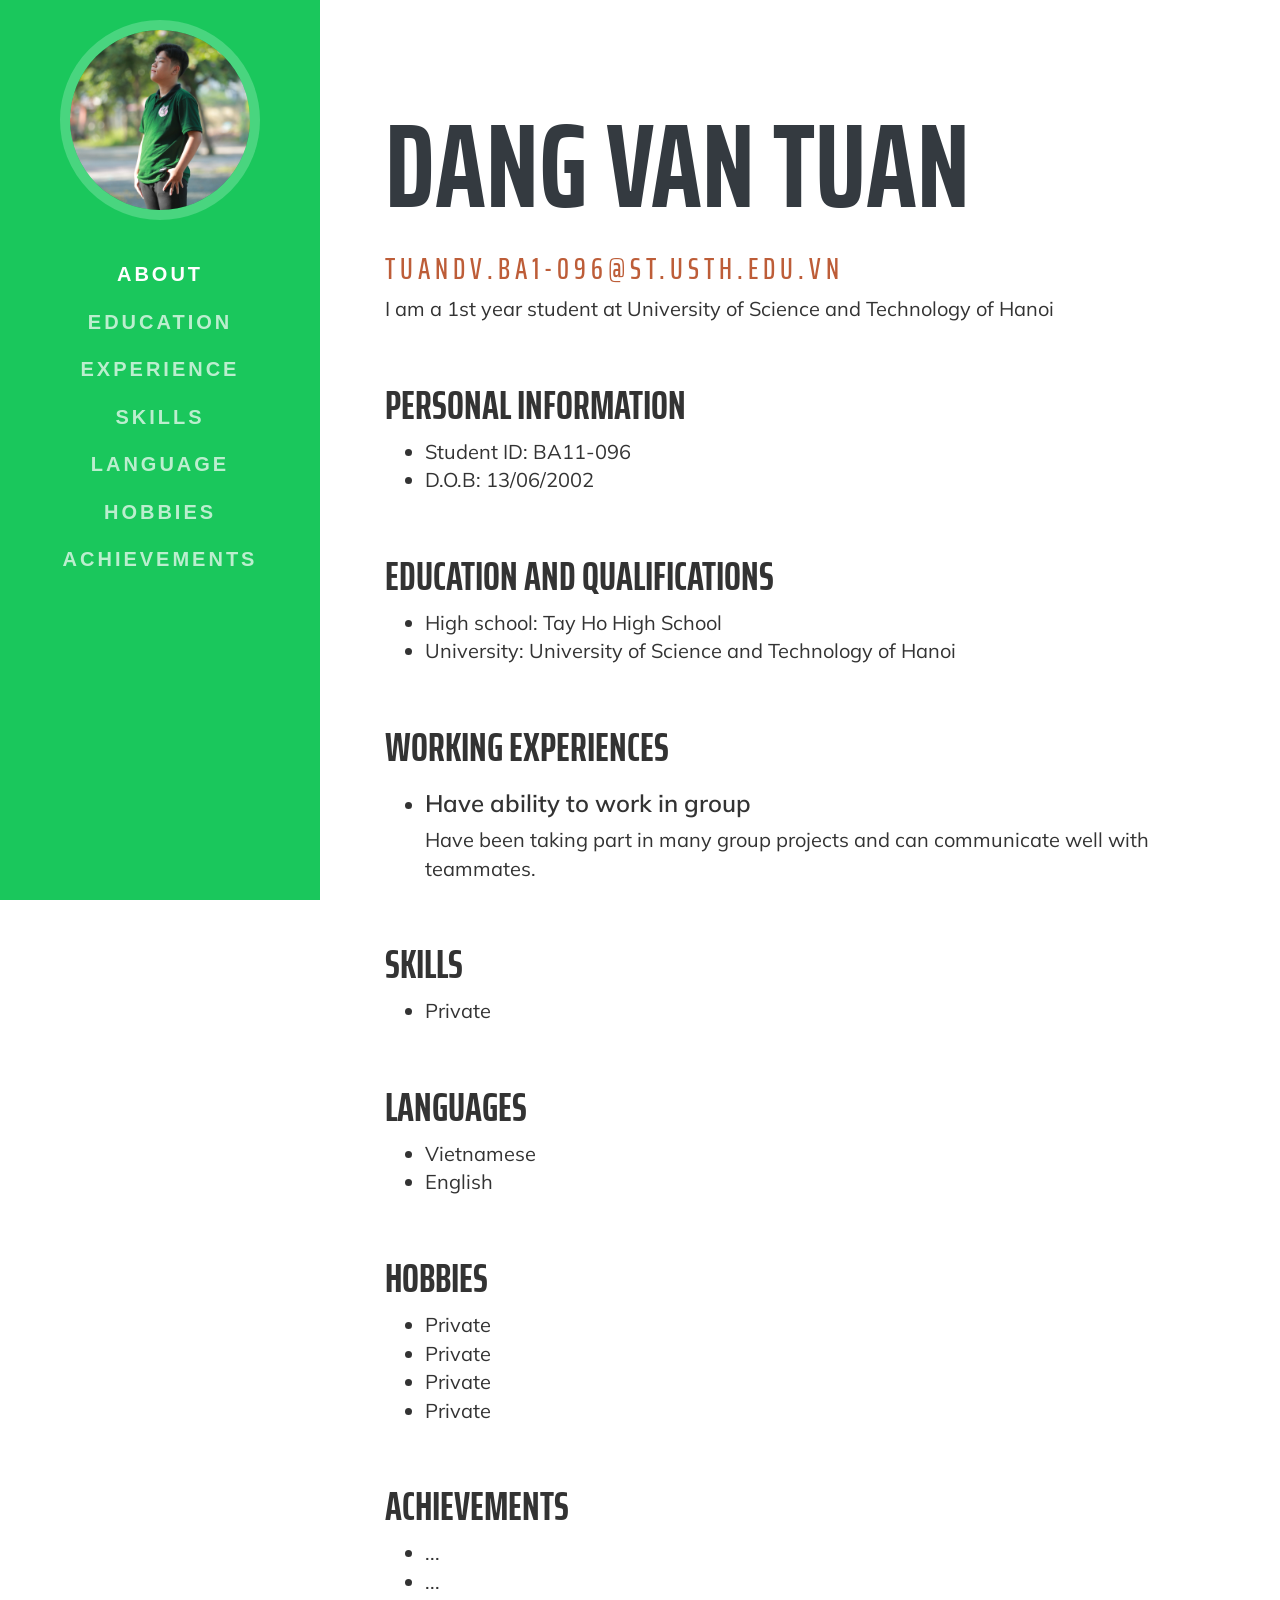
<file: index.html>
<html>
    <head>
        <title>My Fortfolio page</title>
        <link rel="stylesheet" href="https://maxcdn.bootstrapcdn.com/bootstrap/3.4.1/css/bootstrap.min.css">
        <script src="https://ajax.googleapis.com/ajax/libs/jquery/3.5.1/jquery.min.js"></script>
        <script src="https://maxcdn.bootstrapcdn.com/bootstrap/3.4.1/js/bootstrap.min.js"></script>
        <link href="https://fonts.googleapis.com/css2?family=Saira+Extra+Condensed&display=swap" rel="stylesheet">
        <link href="https://fonts.googleapis.com/css2?family=Mulish&display=swap" rel="stylesheet">
        <link href="style.css" rel="stylesheet">
    </head>

    <body>
        <div id="wrapper">
            <div id="sidebar">
                <div class="list-group" id="list-contents">
                    <img src="images/D_.png" class="img-circle" id="avatar">
                    <a href="#name" class="list-group-item active">ABOUT</a>
                    <a href="#education" class="list-group-item">EDUCATION</a>
                    <a href="#experience" class="list-group-item">EXPERIENCE</a>
                    <a href="#skill" class="list-group-item">SKILLS</a>
                    <a href="#lang" class="list-group-item">LANGUAGE</a>
                    <a href="#hobby" class="list-group-item">HOBBIES</a>
                    <a href="#achv" class="list-group-item">ACHIEVEMENTS</a>
                </div>
            </div>
    
            <div id="content">
                <div class="row">
                    <h1 id="name">DANG VAN TUAN</h1>
                    <h3 id="mail">tuandv.ba1-096@st.usth.edu.vn</h3>
                    <p>I am a 1st year student at University of Science and Technology of Hanoi</p>
                </div>
        
                <div class="row" id="personal">
                    <h1>Personal information</h1>
                    <ul>
                        <li>Student ID: BA11-096</li> 
                        <li>D.O.B: 13/06/2002</li>
                    </ul>

                </div>

                <div class="row" id="education">
                    <h1>Education and qualifications</h1>
                    <ul>
                        <li>High school: Tay Ho High School</li>
                        <li>University: University of Science and Technology of Hanoi</li>
                    </ul>
                </div>

                <div class="row" id="experience">
                    <h1>Working experiences</h1>
                    <ul>
                        <li>
                            <h3>Have ability to work in group</h3>
                            <p>Have been taking part in many group projects and can communicate well with teammates.</p>
                       
                        </li>
                    </ul>
                </div>

                <div class="row" id="skill">
                    <h1>Skills</h1>
                    <ul>
                        <li>Private</li>
                    </ul>
                </div>

                <div class="row" id="lang">
                    <h1>Languages</h1>
                    <ul>
                        <li>Vietnamese</li>
                        <li>English</li>
                      
                    </ul>
                </div>

                <div class="row" id="hobby">
                    <h1>Hobbies</h1>
                    <ul>
                        <li>Private</li>
                        <li>Private</li>
                        <li>Private</li>
                        <li>Private</li>
                        
                    </ul>
                </div>

                <div class="row" id="achv">
                    <h1>Achievements</h1>
                    <ul>
                        <li>...</li>
                        <li>...</li>
                    </ul>
                </div>
            </div>
        </div>
    </body>

    <script src="javascript/selection.js"></script>
</html>
</file>
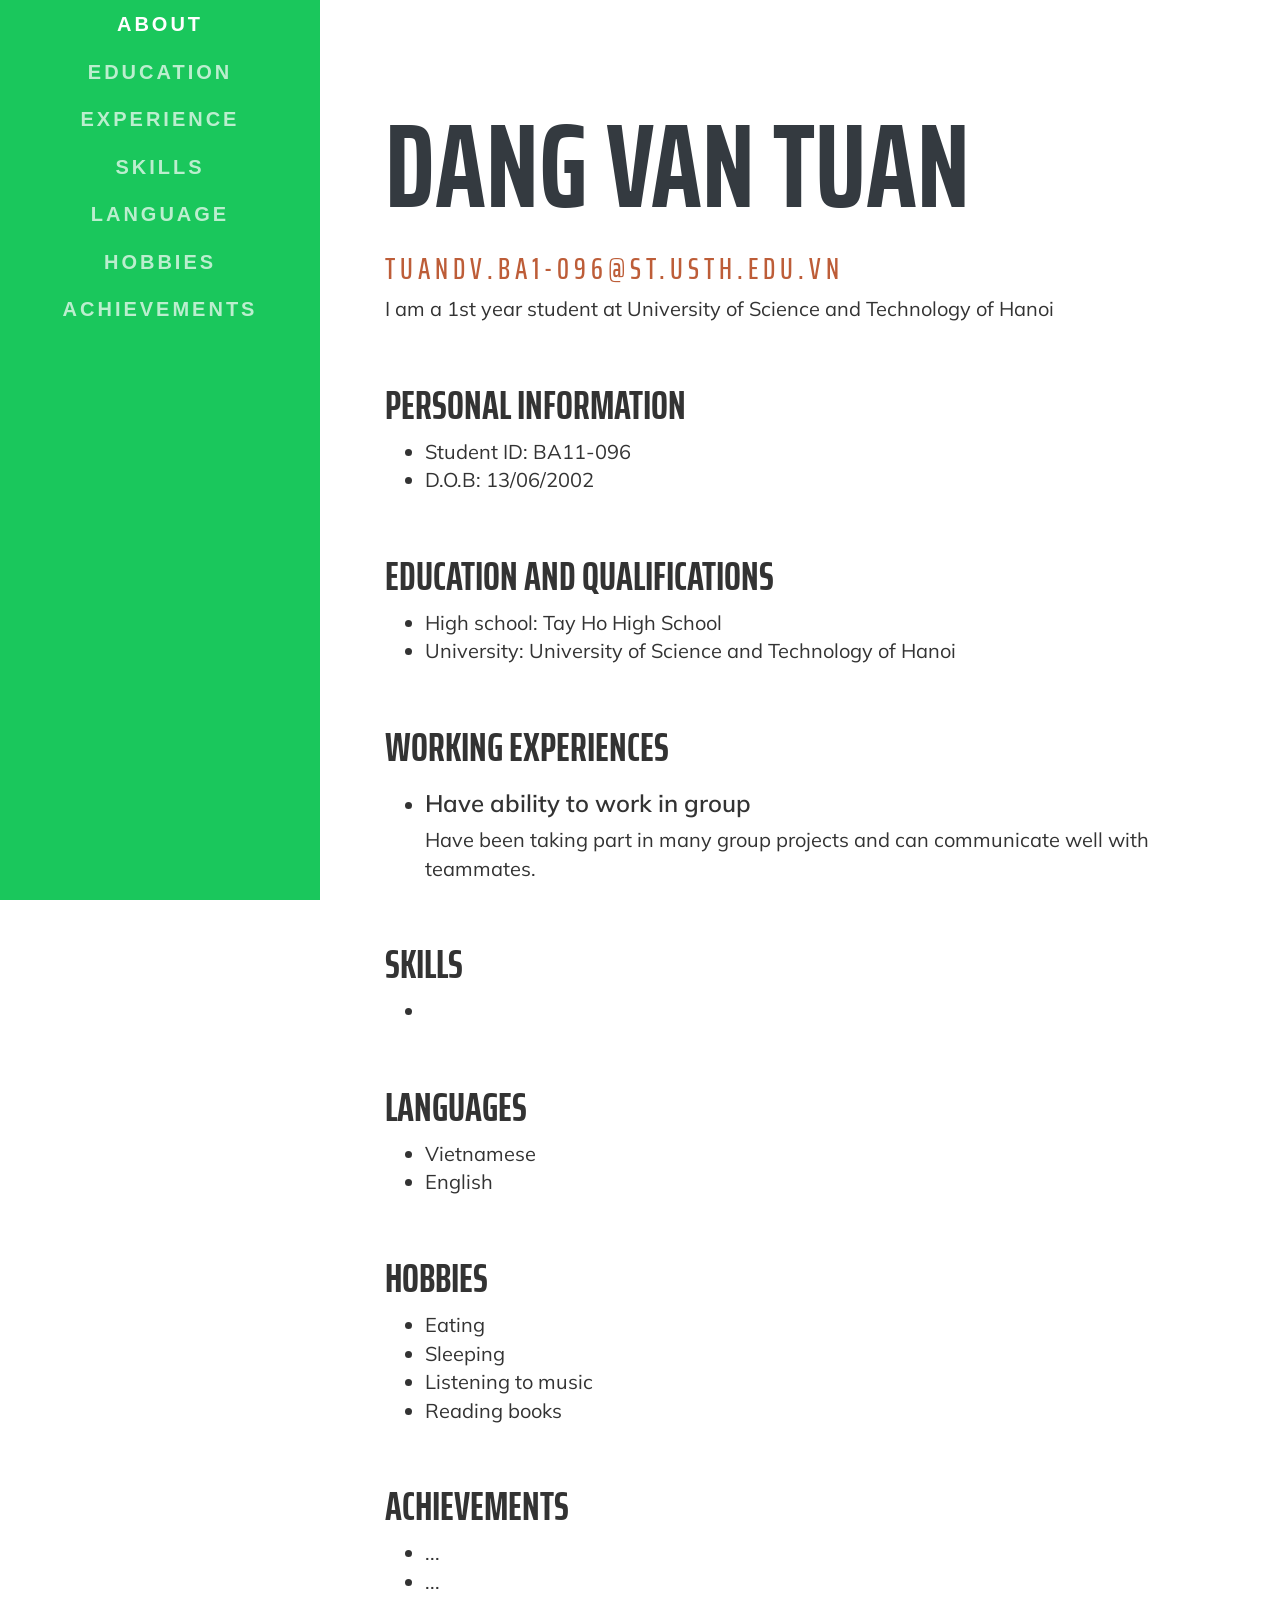
<file: portfoilio.html>
<html>
    <head>
        <link rel="stylesheet" href="https://maxcdn.bootstrapcdn.com/bootstrap/3.4.1/css/bootstrap.min.css">
        <script src="https://ajax.googleapis.com/ajax/libs/jquery/3.5.1/jquery.min.js"></script>
        <script src="https://maxcdn.bootstrapcdn.com/bootstrap/3.4.1/js/bootstrap.min.js"></script>
        <link href="https://fonts.googleapis.com/css2?family=Saira+Extra+Condensed&display=swap" rel="stylesheet">
        <link href="https://fonts.googleapis.com/css2?family=Mulish&display=swap" rel="stylesheet">
        <link href="style.css" rel="stylesheet">
    </head>

    <body>
        <div id="wrapper">
            <div id="sidebar">
                <div class="list-group" id="list-contents">
 
                    <a href="#name" class="list-group-item active">ABOUT</a>
                    <a href="#education" class="list-group-item">EDUCATION</a>
                    <a href="#experience" class="list-group-item">EXPERIENCE</a>
                    <a href="#skill" class="list-group-item">SKILLS</a>
                    <a href="#lang" class="list-group-item">LANGUAGE</a>
                    <a href="#hobby" class="list-group-item">HOBBIES</a>
                    <a href="#achv" class="list-group-item">ACHIEVEMENTS</a>
                </div>
            </div>
    
            <div id="content">
                <div class="row">
                    <h1 id="name">DANG VAN TUAN</h1>
                    <h3 id="mail">tuandv.ba1-096@st.usth.edu.vn</h3>
                    <p>I am a 1st year student at University of Science and Technology of Hanoi</p>
                </div>
        
                <div class="row" id="personal">
                    <h1>Personal information</h1>
                    <ul>
                        <li>Student ID: BA11-096</li> 
                        <li>D.O.B: 13/06/2002</li>
                    </ul>

                </div>

                <div class="row" id="education">
                    <h1>Education and qualifications</h1>
                    <ul>
                        <li>High school: Tay Ho High School</li>
                        <li>University: University of Science and Technology of Hanoi</li>
                    </ul>
                </div>

                <div class="row" id="experience">
                    <h1>Working experiences</h1>
                    <ul>
                        <li>
                            <h3>Have ability to work in group</h3>
                            <p>Have been taking part in many group projects and can communicate well with teammates.</p>
                       
                        </li>
                    </ul>
                </div>

                <div class="row" id="skill">
                    <h1>Skills</h1>
                    <ul>
                        <li></li>
                    </ul>
                </div>

                <div class="row" id="lang">
                    <h1>Languages</h1>
                    <ul>
                        <li>Vietnamese</li>
                        <li>English</li>
                      
                    </ul>
                </div>

                <div class="row" id="hobby">
                    <h1>Hobbies</h1>
                    <ul>
                        <li>Eating</li>
                        <li>Sleeping</li>
                        <li>Listening to music</li>
                        <li>Reading books</li>
                        
                    </ul>
                </div>

                <div class="row" id="achv">
                    <h1>Achievements</h1>
                    <ul>
                        <li>...</li>
                        <li>...</li>
                    </ul>
                </div>
            </div>
        </div>
    </body>

    <script src="javascript/selection.js"></script>
</html>
</file>
<file: style.css>
p, li{
    font-family: 'Mulish', sans-serif;
    font-size: 20px;
}

h1{
    font-family: 'Saira Extra Condensed', sans-serif;
    font-weight: 700;
    font-size: 40px;
    text-transform: uppercase;
}

h3{
    font-weight: 600;
}

.row{
    margin-top: 30px;
}

#sidebar{
    background-color: #1ac75c;
    width:25%;
    height:100vh;
    text-align: center;
    position:fixed;
}
#avatar{
    border: 10px #49d57f solid;
    width:200px;
    height:200px;

    margin-top: 20px;
    margin-bottom: 30px;
    display:inline-block;
    
}
#sidebar .list-group-item{
    border:0;
    background-color: transparent;
    color:white;
    font-size: 20px;    
    font-weight: bold;
    letter-spacing: 3px;
    opacity: 0.7;
}
#sidebar .list-group-item:hover{
    background-color: #49d57f;
}
#sidebar .active{
    background-color: transparent;
    opacity: 1;
}

#content{
    width: calc(75% - 80px);
    padding-top: 50px;
    padding-left: 80px;
    margin-left: 25%;
}
#name{
    color: #343a40;
    font-size: 120px;
}
#mail{
    color: #bd5d38;
    font-family: 'Saira Extra Condensed', sans-serif;
    font-weight: 500;
    font-size: 30px;
    letter-spacing: 5px;
    text-transform: uppercase;
}

@media screen and (max-width: 800px) {
    #sidebar {display:none}
    #content {margin-left:0;}
}
</file>
